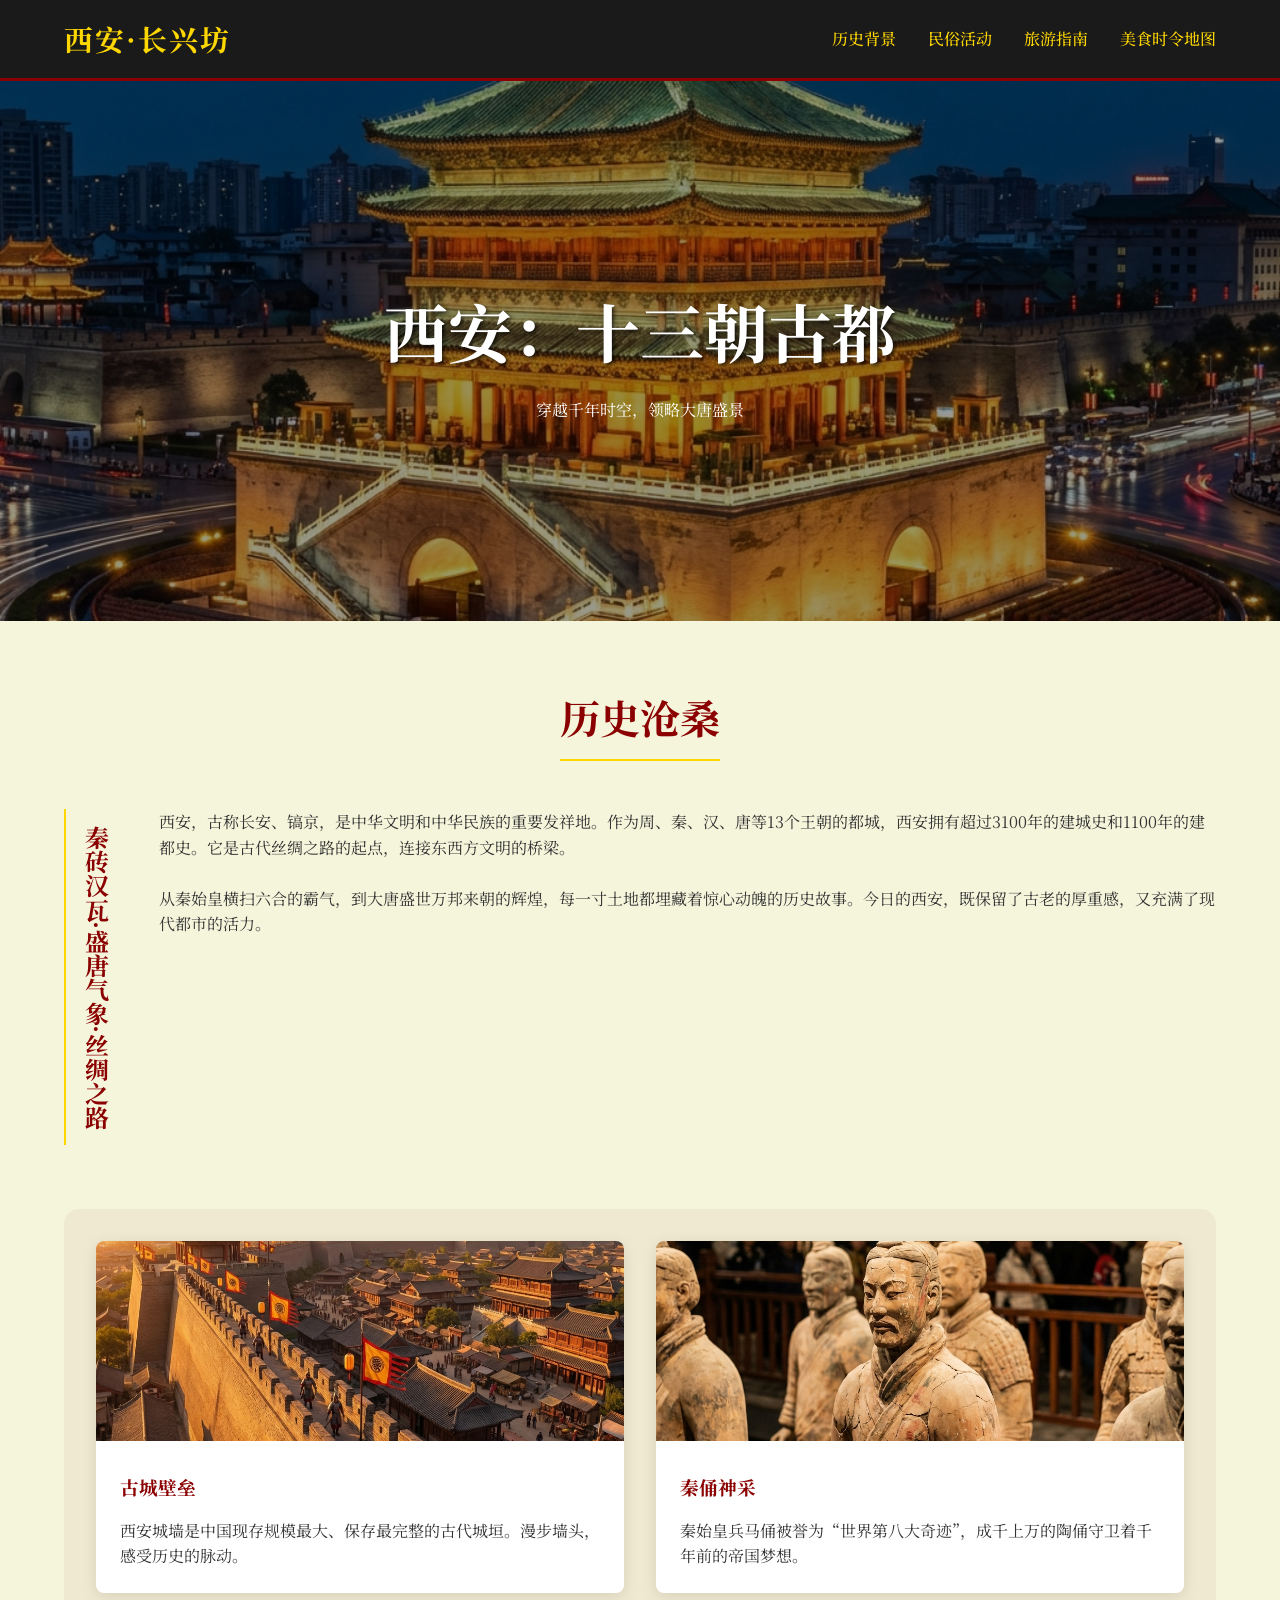
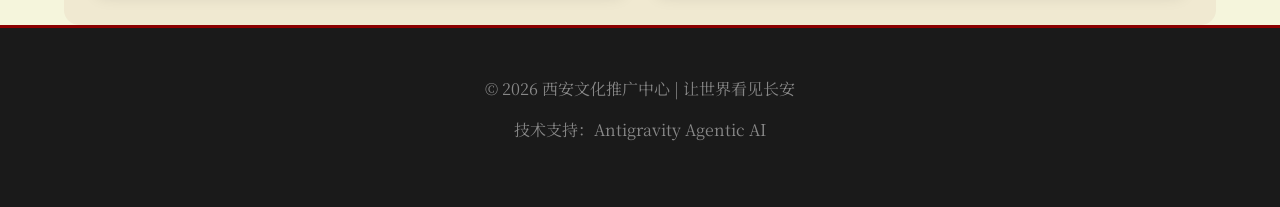
<file: index.html>
<!DOCTYPE html>
<html lang="zh-CN">
<head>
    <meta charset="UTF-8">
    <meta name="viewport" content="width=device-width, initial-scale=1.0">
    <title>千年古都·西安 - 历史背景</title>
    <link rel="stylesheet" href="css/style.css">
    <link href="https://fonts.googleapis.com/css2?family=Noto+Serif+SC:wght@400;700&display=swap" rel="stylesheet">
</head>
<body>
    <header>
        <div class="container">
            <nav>
                <div class="logo">西安·长兴坊</div>
                <ul>
                    <li><a href="index.html">历史背景</a></li>
                    <li><a href="activities.html">民俗活动</a></li>
                    <li><a href="travel.html">旅游指南</a></li>
                    <li><a href="food-map.html">美食时令地图</a></li>
                </ul>
            </nav>
        </div>
    </header>

    <main>
        <section class="hero" style="background-image: url('images/xian_bell_tower_night_1770220237746.png')">
            <div class="hero-content">
                <h1>西安：十三朝古都</h1>
                <p>穿越千年时空，领略大唐盛景</p>
            </div>
        </section>

        <section class="container">
            <div class="section-title">
                <h2>历史沧桑</h2>
            </div>
            <div class="mixed-layout">
                <div class="vertical-text">
                    秦砖汉瓦·盛唐气象·丝绸之路
                </div>
                <div class="horizontal-content">
                    <p>西安，古称长安、镐京，是中华文明和中华民族的重要发祥地。作为周、秦、汉、唐等13个王朝的都城，西安拥有超过3100年的建城史和1100年的建都史。它是古代丝绸之路的起点，连接东西方文明的桥梁。</p>
                    <br>
                    <p>从秦始皇横扫六合的霸气，到大唐盛世万邦来朝的辉煌，每一寸土地都埋藏着惊心动魄的历史故事。今日的西安，既保留了古老的厚重感，又充满了现代都市的活力。</p>
                </div>
            </div>
        </section>

        <section class="container" style="background: rgba(139, 0, 0, 0.05); border-radius: 15px; padding: 2rem;">
            <div class="card-grid">
                <div class="card">
                    <img src="images/xian_city_wall_sunset_1770220254803.png" alt="西安城墙">
                    <div class="card-body">
                        <h3>古城壁垒</h3>
                        <p>西安城墙是中国现存规模最大、保存最完整的古代城垣。漫步墙头，感受历史的脉动。</p>
                    </div>
                </div>
                <div class="card">
                    <img src="images/xian_terracotta_warriors_1770220276159.png" alt="兵马俑">
                    <div class="card-body">
                        <h3>秦俑神采</h3>
                        <p>秦始皇兵马俑被誉为“世界第八大奇迹”，成千上万的陶俑守卫着千年前的帝国梦想。</p>
                    </div>
                </div>
            </div>
        </section>
    </main>

    <footer>
        <div class="container">
            <p>&copy; 2026 西安文化推广中心 | 让世界看见长安</p>
            <p>技术支持：Antigravity Agentic AI</p>
        </div>
    </footer>
    <script src="js/main.js"></script>
</body>
</html>
</file>
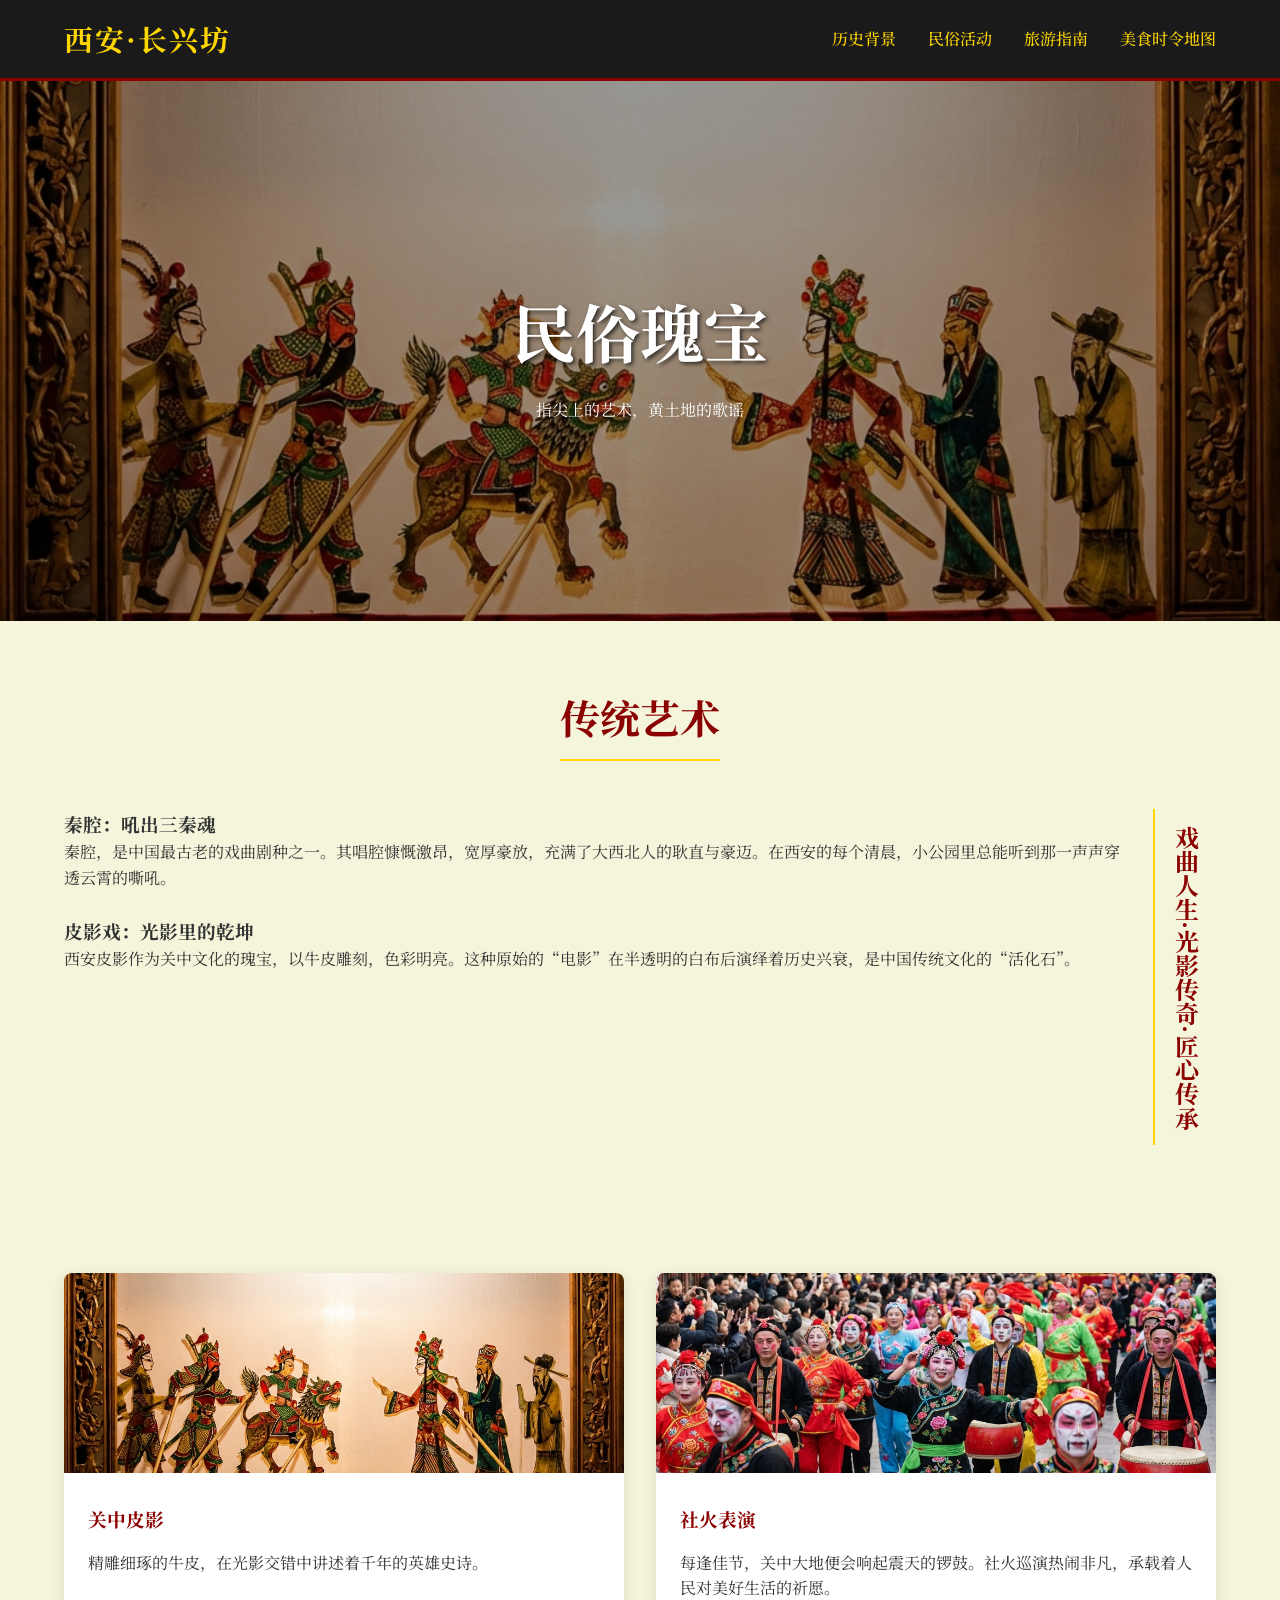
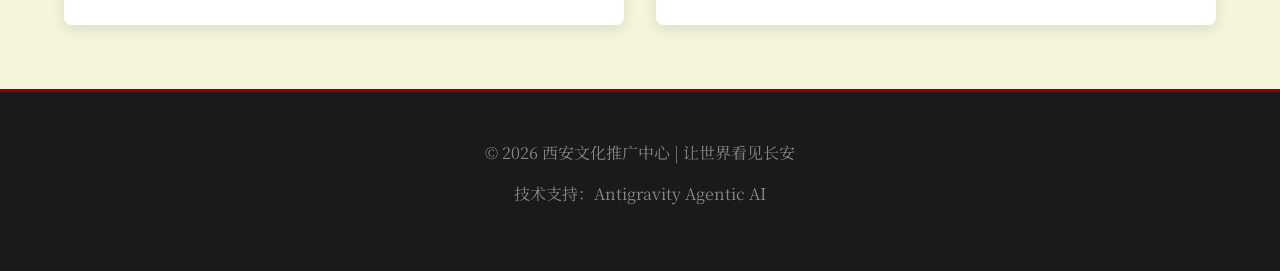
<file: activities.html>
<!DOCTYPE html>
<html lang="zh-CN">
<head>
    <meta charset="UTF-8">
    <meta name="viewport" content="width=device-width, initial-scale=1.0">
    <title>民俗风情 - 西安文化</title>
    <link rel="stylesheet" href="css/style.css">
    <link href="https://fonts.googleapis.com/css2?family=Noto+Serif+SC:wght@400;700&display=swap" rel="stylesheet">
</head>
<body>
    <header>
        <div class="container">
            <nav>
                <div class="logo">西安·长兴坊</div>
                <ul>
                    <li><a href="index.html">历史背景</a></li>
                    <li><a href="activities.html">民俗活动</a></li>
                    <li><a href="travel.html">旅游指南</a></li>
                    <li><a href="food-map.html">美食时令地图</a></li>
                </ul>
            </nav>
        </div>
    </header>

    <main>
        <section class="hero" style="background-image: url('images/xian_shadow_puppetry_1770220301195.png')">
            <div class="hero-content">
                <h1>民俗瑰宝</h1>
                <p>指尖上的艺术，黄土地的歌谣</p>
            </div>
        </section>

        <section class="container">
            <div class="section-title">
                <h2>传统艺术</h2>
            </div>
            <div class="mixed-layout">
                <div class="horizontal-content">
                    <h3>秦腔：吼出三秦魂</h3>
                    <p>秦腔，是中国最古老的戏曲剧种之一。其唱腔慷慨激昂，宽厚豪放，充满了大西北人的耿直与豪迈。在西安的每个清晨，小公园里总能听到那一声声穿透云霄的嘶吼。</p>
                    <br>
                    <h3>皮影戏：光影里的乾坤</h3>
                    <p>西安皮影作为关中文化的瑰宝，以牛皮雕刻，色彩明亮。这种原始的“电影”在半透明的白布后演绎着历史兴衰，是中国传统文化的“活化石”。</p>
                </div>
                <div class="vertical-text">
                    戏曲人生·光影传奇·匠心传承
                </div>
            </div>
        </section>

        <section class="container">
            <div class="card-grid">
                <div class="card">
                    <img src="images/xian_shadow_puppetry_1770220301195.png" alt="皮影戏">
                    <div class="card-body">
                        <h3>关中皮影</h3>
                        <p>精雕细琢的牛皮，在光影交错中讲述着千年的英雄史诗。</p>
                    </div>
                </div>
                <div class="card">
                    <img src="images/xian_shehuo_performance_1770220667476.png" alt="社火表演">
                    <div class="card-body">
                        <h3>社火表演</h3>
                        <p>每逢佳节，关中大地便会响起震天的锣鼓。社火巡演热闹非凡，承载着人民对美好生活的祈愿。</p>
                    </div>
                </div>
            </div>
        </section>
    </main>

    <footer>
        <div class="container">
            <p>&copy; 2026 西安文化推广中心 | 让世界看见长安</p>
            <p>技术支持：Antigravity Agentic AI</p>
        </div>
    </footer>
    <script src="js/main.js"></script>
</body>
</html>
</file>
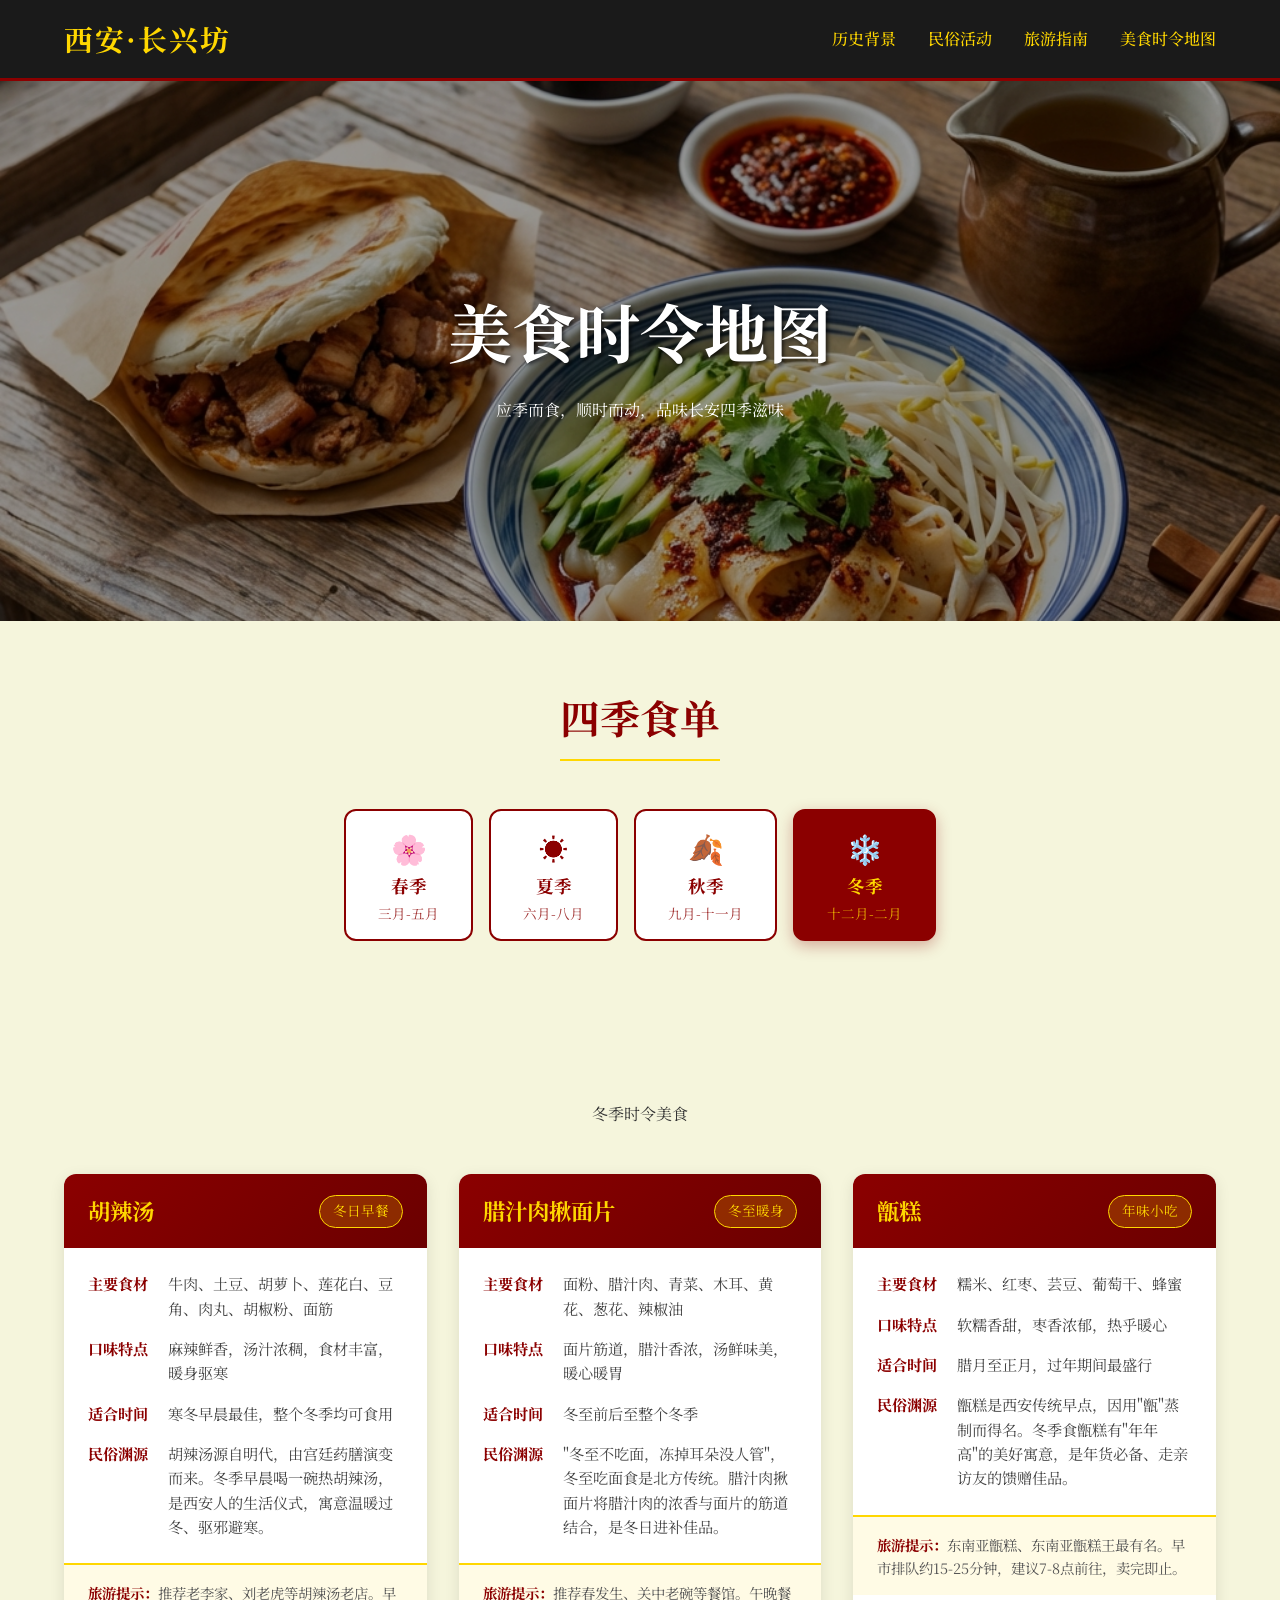
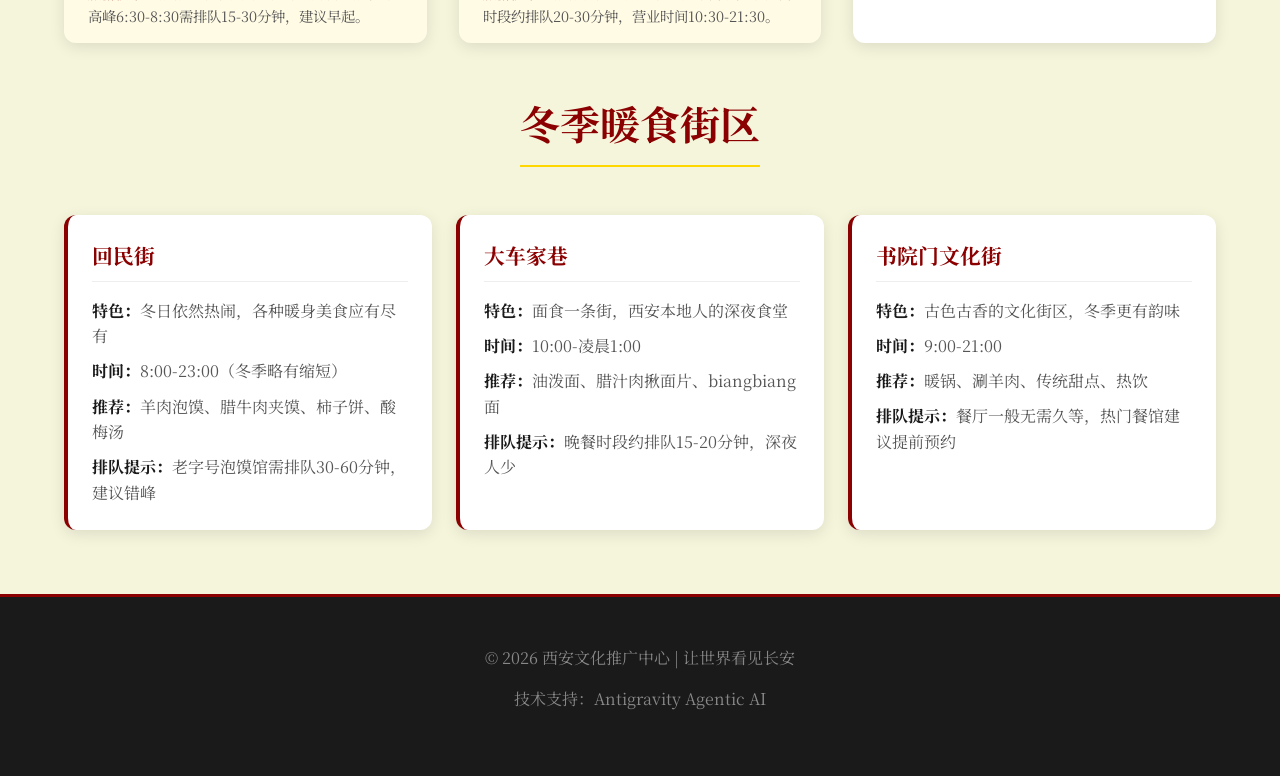
<file: food-map.html>
<!DOCTYPE html>
<html lang="zh-CN">
<head>
    <meta charset="UTF-8">
    <meta name="viewport" content="width=device-width, initial-scale=1.0">
    <title>美食时令地图 - 西安文化</title>
    <link rel="stylesheet" href="css/style.css">
    <link href="https://fonts.googleapis.com/css2?family=Noto+Serif+SC:wght@400;700&display=swap" rel="stylesheet">
</head>
<body>
    <header>
        <div class="container">
            <nav>
                <div class="logo">西安·长兴坊</div>
                <ul>
                    <li><a href="index.html">历史背景</a></li>
                    <li><a href="activities.html">民俗活动</a></li>
                    <li><a href="travel.html">旅游指南</a></li>
                    <li><a href="food-map.html">美食时令地图</a></li>
                </ul>
            </nav>
        </div>
    </header>

    <main>
        <section class="hero" style="background-image: url('images/xian_traditional_food_1770220321913.png')">
            <div class="hero-content">
                <h1>美食时令地图</h1>
                <p>应季而食，顺时而动，品味长安四季滋味</p>
            </div>
        </section>

        <section class="container">
            <div class="section-title">
                <h2>四季食单</h2>
            </div>
            <div class="season-tabs">
                <button class="season-tab active" data-season="spring">
                    <span class="season-icon">🌸</span>
                    <span class="season-name">春季</span>
                    <span class="season-sub">三月-五月</span>
                </button>
                <button class="season-tab" data-season="summer">
                    <span class="season-icon">☀️</span>
                    <span class="season-name">夏季</span>
                    <span class="season-sub">六月-八月</span>
                </button>
                <button class="season-tab" data-season="autumn">
                    <span class="season-icon">🍂</span>
                    <span class="season-name">秋季</span>
                    <span class="season-sub">九月-十一月</span>
                </button>
                <button class="season-tab" data-season="winter">
                    <span class="season-icon">❄️</span>
                    <span class="season-name">冬季</span>
                    <span class="season-sub">十二月-二月</span>
                </button>
            </div>
        </section>

        <section class="container season-content" id="spring">
            <div class="map-section">
                <div class="map-container">
                    <div class="map-illustration">
                        <div class="map-title">西安美食地理</div>
                        <div class="map-area">
                            <div class="map-point" style="top: 30%; left: 25%;">
                                <span class="map-dot"></span>
                                <span class="map-label">回民街</span>
                            </div>
                            <div class="map-point" style="top: 45%; left: 60%;">
                                <span class="map-dot"></span>
                                <span class="map-label">永兴坊</span>
                            </div>
                            <div class="map-point" style="top: 20%; left: 70%;">
                                <span class="map-dot"></span>
                                <span class="map-label">洒金桥</span>
                            </div>
                            <div class="map-point" style="top: 65%; left: 35%;">
                                <span class="map-dot"></span>
                                <span class="map-label">小南门</span>
                            </div>
                            <div class="map-point" style="top: 55%; left: 80%;">
                                <span class="map-dot"></span>
                                <span class="map-label">东新街</span>
                            </div>
                        </div>
                    </div>
                </div>
                <div class="map-legend">
                    <h3>美食街区指南</h3>
                    <div class="legend-item">
                        <span class="legend-marker"></span>
                        <div>
                            <strong>回民街</strong>
                            <p>北院门、北广济街、西羊市一带，西安最负盛名的美食聚集地</p>
                        </div>
                    </div>
                    <div class="legend-item">
                        <span class="legend-marker"></span>
                        <div>
                            <strong>永兴坊</strong>
                            <p>汇集陕西各地特色小吃，非遗美食体验街区</p>
                        </div>
                    </div>
                    <div class="legend-item">
                        <span class="legend-marker"></span>
                        <div>
                            <strong>洒金桥</strong>
                            <p>本地人私藏的美食街，老字号云集</p>
                        </div>
                    </div>
                </div>
            </div>
        </section>

        <section class="container season-content" id="spring">
            <div class="section-title">
                <h2>春季时令美食</h2>
            </div>
            <div class="food-grid">
                <div class="food-card">
                    <div class="food-header">
                        <h3>春卷</h3>
                        <span class="food-tag">立春必食</span>
                    </div>
                    <div class="food-details">
                        <div class="detail-item">
                            <span class="detail-label">主要食材</span>
                            <span class="detail-value">春饼皮、豆芽、韭菜、鸡蛋、肉丝、胡萝卜</span>
                        </div>
                        <div class="detail-item">
                            <span class="detail-label">口味特点</span>
                            <span class="detail-value">咸鲜清爽，外皮酥脆，内馅丰富</span>
                        </div>
                        <div class="detail-item">
                            <span class="detail-label">适合时间</span>
                            <span class="detail-value">立春前后至清明期间</span>
                        </div>
                        <div class="detail-item">
                            <span class="detail-label">民俗渊源</span>
                            <span class="detail-value">立春咬春，寓意迎接新春，祈求五谷丰登。古人有"春日春盘细生菜"的诗句，春卷由春盘演变而来，象征万物复苏。</span>
                        </div>
                    </div>
                    <div class="food-tip">
                        <strong>旅游提示：</strong>回民街各家店铺均有售卖，建议早间前往，新鲜出炉口感最佳。排队约10-15分钟，营业时间6:00-21:00。
                    </div>
                </div>

                <div class="food-card">
                    <div class="food-header">
                        <h3>荠菜饺子</h3>
                        <span class="food-tag">清明时节</span>
                    </div>
                    <div class="food-details">
                        <div class="detail-item">
                            <span class="detail-label">主要食材</span>
                            <span class="detail-value">野生荠菜、猪肉馅、面粉、姜末、葱花</span>
                        </div>
                        <div class="detail-item">
                            <span class="detail-label">口味特点</span>
                            <span class="detail-value">清香鲜美，荠菜独特的田野清香与肉馅完美融合</span>
                        </div>
                        <div class="detail-item">
                            <span class="detail-label">适合时间</span>
                            <span class="detail-value">三月至四月初，荠菜最鲜嫩的时期</span>
                        </div>
                        <div class="detail-item">
                            <span class="detail-label">民俗渊源</span>
                            <span class="detail-value">三月三，荠菜赛灵丹。古时清明前后，人们到郊外挖野菜包饺子，既是尝鲜也是踏青活动的一部分，寓意祛病强身。</span>
                        </div>
                    </div>
                    <div class="food-tip">
                        <strong>旅游提示：</strong>推荐前往洒金桥老字号饺子馆，限量供应，建议中午前到店。排队约20-30分钟，营业时间7:00-20:00。
                    </div>
                </div>

                <div class="food-card">
                    <div class="food-header">
                        <h3>凉皮</h3>
                        <span class="food-tag">开春解馋</span>
                    </div>
                    <div class="food-details">
                        <div class="detail-item">
                            <span class="detail-label">主要食材</span>
                            <span class="detail-value">小麦面粉、黄瓜丝、豆芽、醋、辣椒油、芝麻酱、蒜水</span>
                        </div>
                        <div class="detail-item">
                            <span class="detail-label">口味特点</span>
                            <span class="detail-value">酸辣爽口，凉皮筋道，调料浓郁开胃</span>
                        </div>
                        <div class="detail-item">
                            <span class="detail-label">适合时间</span>
                            <span class="detail-value">春季转暖时开始食用，可延续至夏季</span>
                        </div>
                        <div class="detail-item">
                            <span class="detail-label">民俗渊源</span>
                            <span class="detail-value">相传秦始皇时期就有凉皮，古称"冷淘面"。春季阳气生发，食用凉食可以清热解暑，是关中地区开春的标志性美食。</span>
                        </div>
                    </div>
                    <div class="food-tip">
                        <strong>旅游提示：</strong>回民街、小南门都有多家名店，高峰时段（中午12:00-13:30）需排队15-30分钟，大多营业至晚上10点。
                    </div>
                </div>
            </div>

            <div class="section-title" style="margin-top: 3rem;">
                <h2>春季集市与街区</h2>
            </div>
            <div class="market-grid">
                <div class="market-card">
                    <h3>西羊市早市</h3>
                    <div class="market-info">
                        <p><strong>特色：</strong>传统回民早市，早点种类丰富，烟火气十足</p>
                        <p><strong>时间：</strong>每日清晨5:00-9:30</p>
                        <p><strong>推荐：</strong>糊辣汤、水煎包、甑糕、豆浆油条</p>
                        <p><strong>排队提示：</strong>热门摊位约排队15-20分钟，建议7点前到达</p>
                    </div>
                </div>
                <div class="market-card">
                    <h3>小南门便民市场</h3>
                    <div class="market-info">
                        <p><strong>特色：</strong>城墙根下的便民菜市场，周边小吃店林立</p>
                        <p><strong>时间：</strong>6:00-12:00（早市最热闹）</p>
                        <p><strong>推荐：</strong>各种时令野菜、本地草莓、灌汤包子</p>
                        <p><strong>排队提示：</strong>包子铺排队约20分钟，可错开高峰</p>
                    </div>
                </div>
                <div class="market-card">
                    <h3>曲江池庙会</h3>
                    <div class="market-info">
                        <p><strong>特色：</strong>春季庙会，民俗表演与特色小吃结合</p>
                        <p><strong>时间：</strong>清明前后（农历三月初三前后）</p>
                        <p><strong>推荐：</strong>各种传统小吃、手工艺品、糖画</p>
                        <p><strong>排队提示：</strong>庙会人流量大，热门小吃需排队30分钟以上</p>
                    </div>
                </div>
            </div>
        </section>

        <section class="container season-content" id="summer" style="display: none;">
            <div class="section-title">
                <h2>夏季时令美食</h2>
            </div>
            <div class="food-grid">
                <div class="food-card">
                    <div class="food-header">
                        <h3>浆水鱼鱼</h3>
                        <span class="food-tag">消暑圣品</span>
                    </div>
                    <div class="food-details">
                        <div class="detail-item">
                            <span class="detail-label">主要食材</span>
                            <span class="detail-value">玉米淀粉、浆水（发酵的芹菜或白菜水）、韭菜、辣椒油、蒜</span>
                        </div>
                        <div class="detail-item">
                            <span class="detail-label">口味特点</span>
                            <span class="detail-value">酸香清爽，滑嫩可口，消暑开胃</span>
                        </div>
                        <div class="detail-item">
                            <span class="detail-label">适合时间</span>
                            <span class="detail-value">三伏天最宜食用，六月至八月</span>
                        </div>
                        <div class="detail-item">
                            <span class="detail-label">民俗渊源</span>
                            <span class="detail-value">浆水是秦人古老的发酵食品，相传始于秦汉。夏季炎热，浆水的酸性能生津止渴，鱼鱼的形状寓意年年有余。</span>
                        </div>
                    </div>
                    <div class="food-tip">
                        <strong>旅游提示：</strong>东新街夜市和居民区内的小店最为正宗，建议傍晚前往。排队约10分钟，营业时间17:00-23:00。
                    </div>
                </div>

                <div class="food-card">
                    <div class="food-header">
                        <h3>三皮丝</h3>
                        <span class="food-tag">下酒凉菜</span>
                    </div>
                    <div class="food-details">
                        <div class="detail-item">
                            <span class="detail-label">主要食材</span>
                            <span class="detail-value">猪皮、鸡皮、海蜇皮、芝麻酱、花椒油、红油</span>
                        </div>
                        <div class="detail-item">
                            <span class="detail-label">口味特点</span>
                            <span class="detail-value">脆嫩筋道，麻辣鲜香，口感层次丰富</span>
                        </div>
                        <div class="detail-item">
                            <span class="detail-label">适合时间</span>
                            <span class="detail-value">夏季凉菜，配啤酒或白酒最佳</span>
                        </div>
                        <div class="detail-item">
                            <span class="detail-label">民俗渊源</span>
                            <span class="detail-value">三皮丝是唐代宫廷名菜，原名"羊皮花丝"，后传入民间。因三种皮切成细丝堆叠得名，象征夏日多彩的生活。</span>
                        </div>
                    </div>
                    <div class="food-tip">
                        <strong>旅游提示：</strong>回民街的老字号餐馆均有供应，建议作为正餐凉菜点单。无需长时间排队，营业时间10:00-22:00。
                    </div>
                </div>

                <div class="food-card">
                    <div class="food-header">
                        <h3>蜂蜜凉粽</h3>
                        <span class="food-tag">端午食俗</span>
                    </div>
                    <div class="food-details">
                        <div class="detail-item">
                            <span class="detail-label">主要食材</span>
                            <span class="detail-value">糯米、红枣、蜂蜜、桂花糖浆</span>
                        </div>
                        <div class="detail-item">
                            <span class="detail-label">口味特点</span>
                            <span class="detail-value">软糯香甜，蜂蜜桂花香气浓郁，冰凉解暑</span>
                        </div>
                        <div class="detail-item">
                            <span class="detail-label">适合时间</span>
                            <span class="detail-value">端午节前后，整个夏季均可食用</span>
                        </div>
                        <div class="detail-item">
                            <span class="detail-label">民俗渊源</span>
                            <span class="detail-value">端午节食粽纪念屈原，而凉粽是关中地区的特色吃法。夏季食用凉粽，有驱邪消暑、祈求安康的寓意。</span>
                        </div>
                    </div>
                    <div class="food-tip">
                        <strong>旅游提示：</strong>回坊随处可见推车售卖，推荐竹笆市的老马家蜂蜜凉粽。排队约5-10分钟，全天供应。
                    </div>
                </div>
            </div>

            <div class="section-title" style="margin-top: 3rem;">
                <h2>夏季夜市与街区</h2>
            </div>
            <div class="market-grid">
                <div class="market-card">
                    <h3>东新街夜市</h3>
                    <div class="market-info">
                        <p><strong>特色：</strong>西安最著名的夜市之一，汇集各地风味小吃</p>
                        <p><strong>时间：</strong>每日17:00-凌晨2:00</p>
                        <p><strong>推荐：</strong>烤串、炒虾尾、涮牛肚、砂锅、各种消暑饮品</p>
                        <p><strong>排队提示：</strong>热门摊位约排队20-40分钟，21点后人流减少</p>
                    </div>
                </div>
                <div class="market-card">
                    <h3>大唐不夜城步行街</h3>
                    <div class="market-info">
                        <p><strong>特色：</strong>仿古步行街，夜景璀璨，美食与演艺结合</p>
                        <p><strong>时间：</strong>全天开放，夜间最热闹</p>
                        <p><strong>推荐：</strong>各种网红小吃、饮品、文创冰淇淋</p>
                        <p><strong>排队提示：</strong>周末及节假日人多，热门美食需排队30分钟以上</p>
                    </div>
                </div>
                <div class="market-card">
                    <h3>小南门夜市</h3>
                    <div class="market-info">
                        <p><strong>特色：</strong>城墙脚下的平民夜市，价格实惠，本地人多</p>
                        <p><strong>时间：</strong>18:00-23:30</p>
                        <p><strong>推荐：</strong>烤肉、炒面、卤味、酸梅汤</p>
                        <p><strong>排队提示：</strong>大部分摊位无需久等，烤串摊约10-15分钟</p>
                    </div>
                </div>
            </div>
        </section>

        <section class="container season-content" id="autumn" style="display: none;">
            <div class="section-title">
                <h2>秋季时令美食</h2>
            </div>
            <div class="food-grid">
                <div class="food-card">
                    <div class="food-header">
                        <h3>肉夹馍</h3>
                        <span class="food-tag">贴秋膘</span>
                    </div>
                    <div class="food-details">
                        <div class="detail-item">
                            <span class="detail-label">主要食材</span>
                            <span class="detail-value">白吉馍、腊汁肉（五花肉）、八角、桂皮、丁香、草果等二十余种香料</span>
                        </div>
                        <div class="detail-item">
                            <span class="detail-label">口味特点</span>
                            <span class="detail-value">馍脆肉香，肥而不腻，瘦而不柴，入口即化</span>
                        </div>
                        <div class="detail-item">
                            <span class="detail-label">适合时间</span>
                            <span class="detail-value">立秋后开始进补，整个秋冬季节皆宜</span>
                        </div>
                        <div class="detail-item">
                            <span class="detail-label">民俗渊源</span>
                            <span class="detail-value">"肉夹馍"意为"肉夹于馍中"，源自战国时期的"寒肉"。立秋贴秋膘是北方传统习俗，吃肉夹馍寓意丰收富足，为过冬储备能量。</span>
                        </div>
                    </div>
                    <div class="food-tip">
                        <strong>旅游提示：</strong>推荐樊记、秦豫肉夹馍等老字号。早高峰约排队20-30分钟，营业时间6:30-21:00。
                    </div>
                </div>

                <div class="food-card">
                    <div class="food-header">
                        <h3>羊肉泡馍</h3>
                        <span class="food-tag">重阳进补</span>
                    </div>
                    <div class="food-details">
                        <div class="detail-item">
                            <span class="detail-label">主要食材</span>
                            <span class="detail-value">羊肉、饦饦馍、粉丝、葱花、香菜、辣酱、糖蒜</span>
                        </div>
                        <div class="detail-item">
                            <span class="detail-label">口味特点</span>
                            <span class="detail-value">汤鲜肉烂，馍筋入味，香气四溢，暖胃滋补</span>
                        </div>
                        <div class="detail-item">
                            <span class="detail-label">适合时间</span>
                            <span class="detail-value">秋凉后至次年春季，重阳节气食用最佳</span>
                        </div>
                        <div class="detail-item">
                            <span class="detail-label">民俗渊源</span>
                            <span class="detail-value">相传为宋代军队的干粮演变而来。秋季食用羊肉有温补功效，重阳节吃泡馍是关中地区的传统，寓意健康长寿。</span>
                        </div>
                    </div>
                    <div class="food-tip">
                        <strong>旅游提示：</strong>同盛祥、老孙家等百年老店最正宗。掰馍需15-20分钟，高峰期等位30-60分钟，建议早到。
                    </div>
                </div>

                <div class="food-card">
                    <div class="food-header">
                        <h3>柿子饼</h3>
                        <span class="food-tag">金秋特产</span>
                    </div>
                    <div class="food-details">
                        <div class="detail-item">
                            <span class="detail-label">主要食材</span>
                            <span class="detail-value">临潼火晶柿子、面粉、糯米粉、豆沙、核桃仁、桂花</span>
                        </div>
                        <div class="detail-item">
                            <span class="detail-label">口味特点</span>
                            <span class="detail-value">外酥里糯，甜而不腻，柿子清香与桂花香融合</span>
                        </div>
                        <div class="detail-item">
                            <span class="detail-label">适合时间</span>
                            <span class="detail-value">九月至十一月，柿子成熟的季节</span>
                        </div>
                        <div class="detail-item">
                            <span class="detail-label">民俗渊源</span>
                            <span class="detail-value">临潼火晶柿子是西安特产，已有千年栽培历史。柿子饼因形似满月，又名"柿柿如意"，秋日食之寓意事事如意。</span>
                        </div>
                    </div>
                    <div class="food-tip">
                        <strong>旅游提示：</strong>回民街的柿子饼摊位现做现卖，推荐黄桂柿子饼。排队约10-20分钟，营业时间8:00-22:00。
                    </div>
                </div>
            </div>

            <div class="section-title" style="margin-top: 3rem;">
                <h2>秋季集市与街区</h2>
            </div>
            <div class="market-grid">
                <div class="market-card">
                    <h3>永兴坊</h3>
                    <div class="market-info">
                        <p><strong>特色：</strong>陕西非遗美食街区，汇集全省各地特色小吃</p>
                        <p><strong>时间：</strong>10:00-22:00</p>
                        <p><strong>推荐：</strong>子长煎饼、绥德油旋、汉中热米皮、biangbiang面</p>
                        <p><strong>排队提示：</strong>热门小吃约排队15-30分钟，建议错峰前往</p>
                    </div>
                </div>
                <div class="market-card">
                    <h3>洒金桥美食街</h3>
                    <div class="market-info">
                        <p><strong>特色：</strong>本地人的美食天堂，老字号多，价格实惠</p>
                        <p><strong>时间：</strong>早市5:30-10:00，正餐10:00-21:00</p>
                        <p><strong>推荐：</strong>马二酸汤水饺、老金家蛋菜夹馍、刘信牛羊肉泡馍</p>
                        <p><strong>排队提示：</strong>早餐时段热门摊排队20-30分钟，下午人少</p>
                    </div>
                </div>
                <div class="market-card">
                    <h3>大唐西市庙会</h3>
                    <div class="market-info">
                        <p><strong>特色：</strong>秋季文化庙会，重现盛唐西市繁荣景象</p>
                        <p><strong>时间：</strong>国庆前后（农历九月）</p>
                        <p><strong>推荐：</strong>各种传统小吃、手工艺品、民俗表演</p>
                        <p><strong>排队提示：</strong>节假日人流量大，热门美食需排队30分钟以上</p>
                    </div>
                </div>
            </div>
        </section>

        <section class="container season-content" id="winter" style="display: none;">
            <div class="section-title">
                <h2">冬季时令美食</h2>
            </div>
            <div class="food-grid">
                <div class="food-card">
                    <div class="food-header">
                        <h3>胡辣汤</h3>
                        <span class="food-tag">冬日早餐</span>
                    </div>
                    <div class="food-details">
                        <div class="detail-item">
                            <span class="detail-label">主要食材</span>
                            <span class="detail-value">牛肉、土豆、胡萝卜、莲花白、豆角、肉丸、胡椒粉、面筋</span>
                        </div>
                        <div class="detail-item">
                            <span class="detail-label">口味特点</span>
                            <span class="detail-value">麻辣鲜香，汤汁浓稠，食材丰富，暖身驱寒</span>
                        </div>
                        <div class="detail-item">
                            <span class="detail-label">适合时间</span>
                            <span class="detail-value">寒冬早晨最佳，整个冬季均可食用</span>
                        </div>
                        <div class="detail-item">
                            <span class="detail-label">民俗渊源</span>
                            <span class="detail-value">胡辣汤源自明代，由宫廷药膳演变而来。冬季早晨喝一碗热胡辣汤，是西安人的生活仪式，寓意温暖过冬、驱邪避寒。</span>
                        </div>
                    </div>
                    <div class="food-tip">
                        <strong>旅游提示：</strong>推荐老李家、刘老虎等胡辣汤老店。早高峰6:30-8:30需排队15-30分钟，建议早起。
                    </div>
                </div>

                <div class="food-card">
                    <div class="food-header">
                        <h3>腊汁肉揪面片</h3>
                        <span class="food-tag">冬至暖身</span>
                    </div>
                    <div class="food-details">
                        <div class="detail-item">
                            <span class="detail-label">主要食材</span>
                            <span class="detail-value">面粉、腊汁肉、青菜、木耳、黄花、葱花、辣椒油</span>
                        </div>
                        <div class="detail-item">
                            <span class="detail-label">口味特点</span>
                            <span class="detail-value">面片筋道，腊汁香浓，汤鲜味美，暖心暖胃</span>
                        </div>
                        <div class="detail-item">
                            <span class="detail-label">适合时间</span>
                            <span class="detail-value">冬至前后至整个冬季</span>
                        </div>
                        <div class="detail-item">
                            <span class="detail-label">民俗渊源</span>
                            <span class="detail-value">"冬至不吃面，冻掉耳朵没人管"，冬至吃面食是北方传统。腊汁肉揪面片将腊汁肉的浓香与面片的筋道结合，是冬日进补佳品。</span>
                        </div>
                    </div>
                    <div class="food-tip">
                        <strong>旅游提示：</strong>推荐春发生、关中老碗等餐馆。午晚餐时段约排队20-30分钟，营业时间10:30-21:30。
                    </div>
                </div>

                <div class="food-card">
                    <div class="food-header">
                        <h3>甑糕</h3>
                        <span class="food-tag">年味小吃</span>
                    </div>
                    <div class="food-details">
                        <div class="detail-item">
                            <span class="detail-label">主要食材</span>
                            <span class="detail-value">糯米、红枣、芸豆、葡萄干、蜂蜜</span>
                        </div>
                        <div class="detail-item">
                            <span class="detail-label">口味特点</span>
                            <span class="detail-value">软糯香甜，枣香浓郁，热乎暖心</span>
                        </div>
                        <div class="detail-item">
                            <span class="detail-label">适合时间</span>
                            <span class="detail-value">腊月至正月，过年期间最盛行</span>
                        </div>
                        <div class="detail-item">
                            <span class="detail-label">民俗渊源</span>
                            <span class="detail-value">甑糕是西安传统早点，因用"甑"蒸制而得名。冬季食甑糕有"年年高"的美好寓意，是年货必备、走亲访友的馈赠佳品。</span>
                        </div>
                    </div>
                    <div class="food-tip">
                        <strong>旅游提示：</strong>东南亚甑糕、东南亚甑糕王最有名。早市排队约15-25分钟，建议7-8点前往，卖完即止。
                    </div>
                </div>
            </div>

            <div class="section-title" style="margin-top: 3rem;">
                <h2>冬季暖食街区</h2>
            </div>
            <div class="market-grid">
                <div class="market-card">
                    <h3>回民街</h3>
                    <div class="market-info">
                        <p><strong>特色：</strong>冬日依然热闹，各种暖身美食应有尽有</p>
                        <p><strong>时间：</strong>8:00-23:00（冬季略有缩短）</p>
                        <p><strong>推荐：</strong>羊肉泡馍、腊牛肉夹馍、柿子饼、酸梅汤</p>
                        <p><strong>排队提示：</strong>老字号泡馍馆需排队30-60分钟，建议错峰</p>
                    </div>
                </div>
                <div class="market-card">
                    <h3>大车家巷</h3>
                    <div class="market-info">
                        <p><strong>特色：</strong>面食一条街，西安本地人的深夜食堂</p>
                        <p><strong>时间：</strong>10:00-凌晨1:00</p>
                        <p><strong>推荐：</strong>油泼面、腊汁肉揪面片、biangbiang面</p>
                        <p><strong>排队提示：</strong>晚餐时段约排队15-20分钟，深夜人少</p>
                    </div>
                </div>
                <div class="market-card">
                    <h3>书院门文化街</h3>
                    <div class="market-info">
                        <p><strong>特色：</strong>古色古香的文化街区，冬季更有韵味</p>
                        <p><strong>时间：</strong>9:00-21:00</p>
                        <p><strong>推荐：</strong>暖锅、涮羊肉、传统甜点、热饮</p>
                        <p><strong>排队提示：</strong>餐厅一般无需久等，热门餐馆建议提前预约</p>
                    </div>
                </div>
            </div>
        </section>
    </main>

    <footer>
        <div class="container">
            <p>&copy; 2026 西安文化推广中心 | 让世界看见长安</p>
            <p>技术支持：Antigravity Agentic AI</p>
        </div>
    </footer>
    <script src="js/main.js"></script>
</body>
</html>
</file>
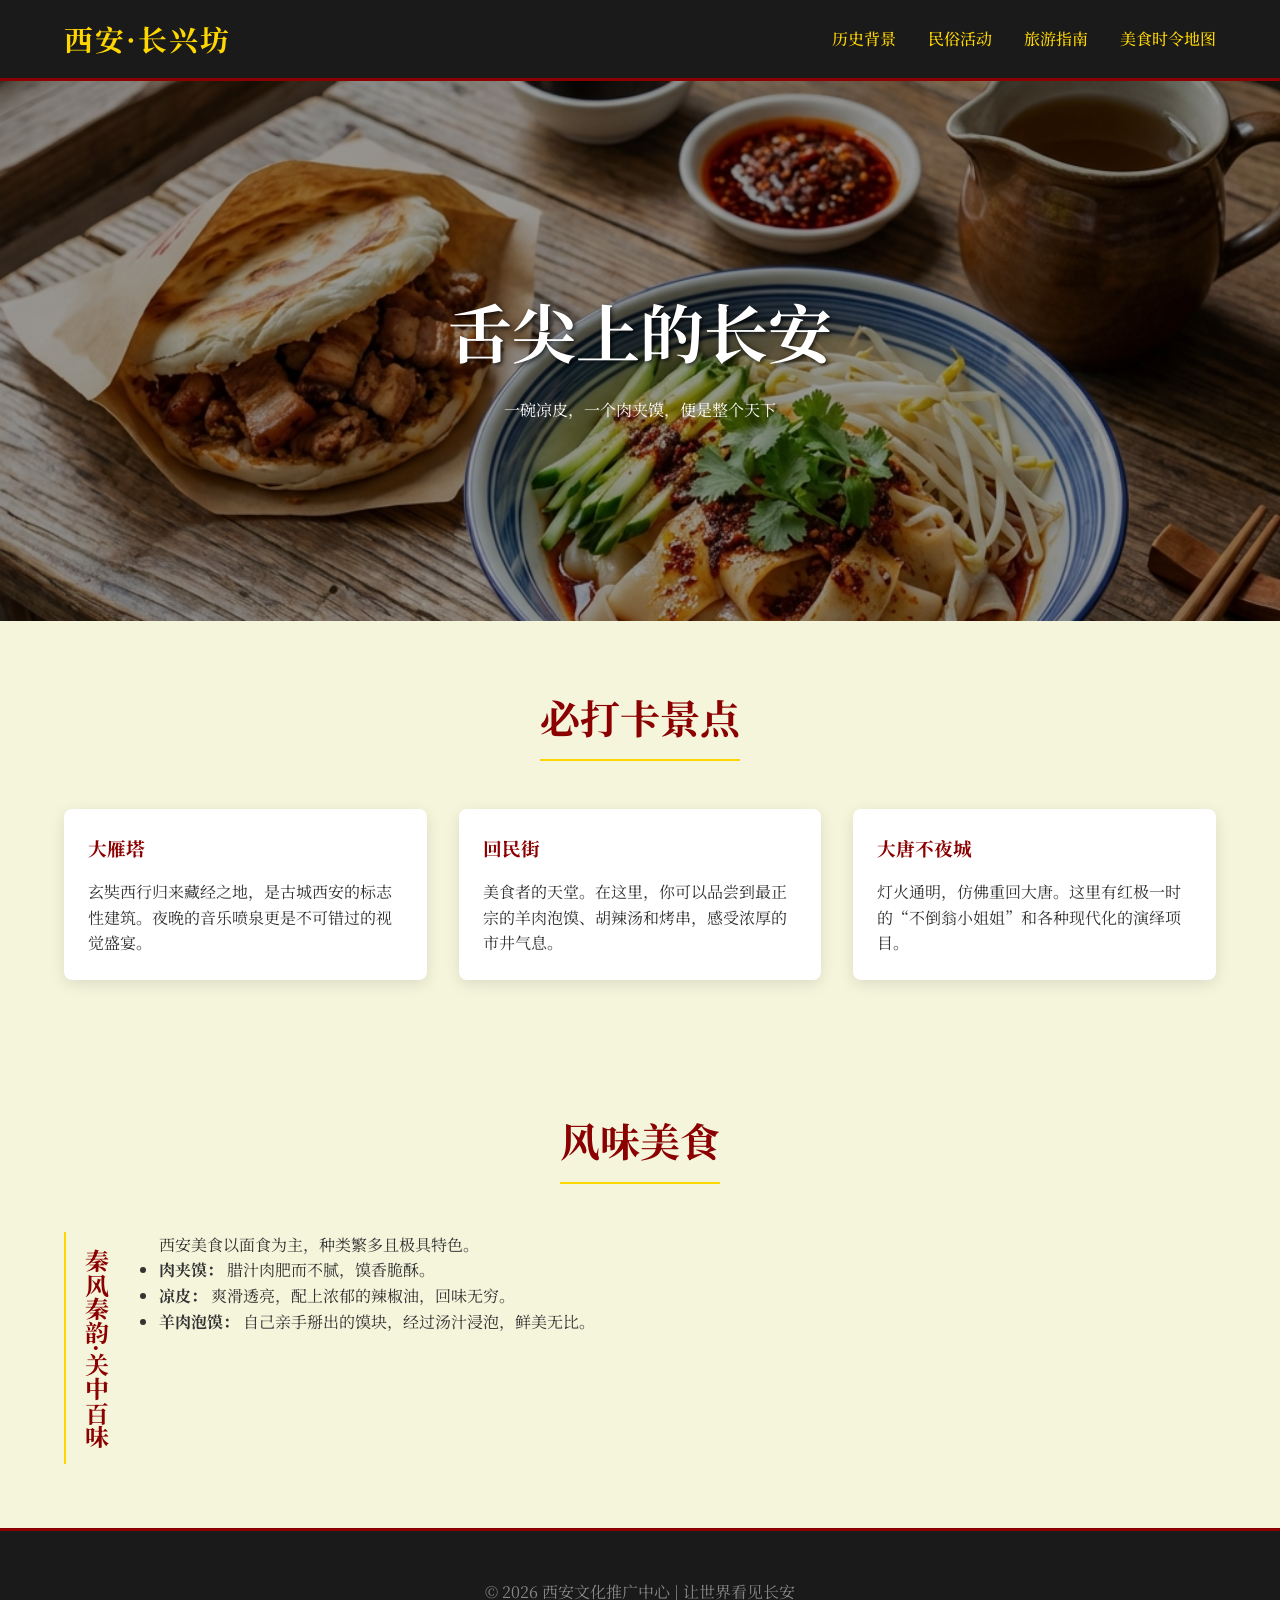
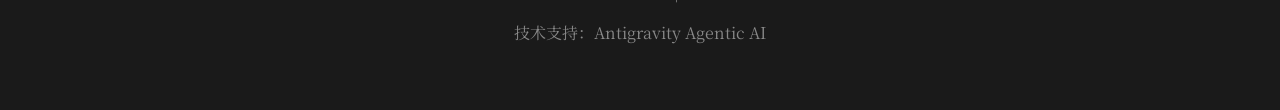
<file: travel.html>
<!DOCTYPE html>
<html lang="zh-CN">
<head>
    <meta charset="UTF-8">
    <meta name="viewport" content="width=device-width, initial-scale=1.0">
    <title>旅游指南 - 西安文化</title>
    <link rel="stylesheet" href="css/style.css">
    <link href="https://fonts.googleapis.com/css2?family=Noto+Serif+SC:wght@400;700&display=swap" rel="stylesheet">
</head>
<body>
    <header>
        <div class="container">
            <nav>
                <div class="logo">西安·长兴坊</div>
                <ul>
                    <li><a href="index.html">历史背景</a></li>
                    <li><a href="activities.html">民俗活动</a></li>
                    <li><a href="travel.html">旅游指南</a></li>
                    <li><a href="food-map.html">美食时令地图</a></li>
                </ul>
            </nav>
        </div>
    </header>

    <main>
        <section class="hero" style="background-image: url('images/xian_traditional_food_1770220321913.png')">
            <div class="hero-content">
                <h1>舌尖上的长安</h1>
                <p>一碗凉皮，一个肉夹馍，便是整个天下</p>
            </div>
        </section>

        <section class="container">
            <div class="section-title">
                <h2>必打卡景点</h2>
            </div>
            <div class="card-grid">
                <div class="card">
                    <div class="card-body">
                        <h3>大雁塔</h3>
                        <p>玄奘西行归来藏经之地，是古城西安的标志性建筑。夜晚的音乐喷泉更是不可错过的视觉盛宴。</p>
                    </div>
                </div>
                <div class="card">
                    <div class="card-body">
                        <h3>回民街</h3>
                        <p>美食者的天堂。在这里，你可以品尝到最正宗的羊肉泡馍、胡辣汤和烤串，感受浓厚的市井气息。</p>
                    </div>
                </div>
                <div class="card">
                    <div class="card-body">
                        <h3>大唐不夜城</h3>
                        <p>灯火通明，仿佛重回大唐。这里有红极一时的“不倒翁小姐姐”和各种现代化的演绎项目。</p>
                    </div>
                </div>
            </div>
        </section>

        <section class="container">
            <div class="section-title">
                <h2>风味美食</h2>
            </div>
            <div class="mixed-layout">
                <div class="vertical-text">
                    秦风秦韵·关中百味
                </div>
                <div class="horizontal-content">
                    <p>西安美食以面食为主，种类繁多且极具特色。</p>
                    <ul>
                        <li><strong>肉夹馍：</strong> 腊汁肉肥而不腻，馍香脆酥。</li>
                        <li><strong>凉皮：</strong> 爽滑透亮，配上浓郁的辣椒油，回味无穷。</li>
                        <li><strong>羊肉泡馍：</strong> 自己亲手掰出的馍块，经过汤汁浸泡，鲜美无比。</li>
                    </ul>
                </div>
            </div>
        </section>
    </main>

    <footer>
        <div class="container">
            <p>&copy; 2026 西安文化推广中心 | 让世界看见长安</p>
            <p>技术支持：Antigravity Agentic AI</p>
        </div>
    </footer>
    <script src="js/main.js"></script>
</body>
</html>
</file>
<file: css/style.css>
/* Global Styles */
:root {
    --primary-red: #8B0000;
    --gold: #FFD700;
    --ink-black: #1A1A1A;
    --paper: #F5F5DC;
    --text-color: #333;
    --font-serif: 'Noto Serif SC', serif;
}

* {
    margin: 0;
    padding: 0;
    box-sizing: border-box;
}

body {
    background-color: var(--paper);
    color: var(--text-color);
    font-family: var(--font-serif);
    line-height: 1.6;
    overflow-x: hidden;
}

/* Layout Utilities */
.container {
    width: 90%;
    max-width: 1200px;
    margin: 0 auto;
}

/* Header & Navigation */
header {
    background-color: var(--ink-black);
    color: var(--gold);
    padding: 1rem 0;
    position: sticky;
    top: 0;
    z-index: 1000;
    border-bottom: 3px solid var(--primary-red);
}

nav {
    display: flex;
    justify-content: space-between;
    align-items: center;
}

.logo {
    font-size: 1.8rem;
    font-weight: bold;
    letter-spacing: 2px;
}

nav ul {
    display: flex;
    list-style: none;
}

nav ul li {
    margin-left: 2rem;
}

nav ul li a {
    color: var(--gold);
    text-decoration: none;
    font-weight: 500;
    transition: color 0.3s ease;
}

nav ul li a:hover {
    color: var(--primary-red);
}

/* Hero Section */
.hero {
    height: 60vh;
    background-size: cover;
    background-position: center;
    display: flex;
    align-items: center;
    justify-content: center;
    color: white;
    text-align: center;
    position: relative;
    animation: fadeIn 1.5s ease;
}

.hero::after {
    content: '';
    position: absolute;
    top: 0;
    left: 0;
    right: 0;
    bottom: 0;
    background: rgba(0,0,0,0.4);
}

.hero-content {
    position: relative;
    z-index: 1;
}

.hero h1 {
    font-size: 4rem;
    margin-bottom: 1rem;
    text-shadow: 2px 2px 4px rgba(0,0,0,0.7);
}

/* Content Sections */
section {
    padding: 4rem 0;
}

.section-title {
    text-align: center;
    margin-bottom: 3rem;
    position: relative;
}

.section-title h2 {
    font-size: 2.5rem;
    color: var(--primary-red);
    display: inline-block;
    padding-bottom: 10px;
    border-bottom: 2px solid var(--gold);
}

/* Mixed Layout: Vertical & Horizontal */
.mixed-layout {
    display: flex;
    gap: 2rem;
    align-items: flex-start;
}

.vertical-text {
    writing-mode: vertical-rl;
    text-orientation: mixed;
    font-size: 1.5rem;
    color: var(--primary-red);
    font-weight: bold;
    padding: 1rem;
    border-left: 2px solid var(--gold);
    line-height: 1.2;
}

.horizontal-content {
    flex: 1;
}

/* Cards */
.card-grid {
    display: grid;
    grid-template-columns: repeat(auto-fit, minmax(300px, 1fr));
    gap: 2rem;
}

.card {
    background: white;
    border-radius: 8px;
    overflow: hidden;
    box-shadow: 0 4px 15px rgba(0,0,0,0.1);
    transition: transform 0.3s ease, box-shadow 0.3s ease;
}

.card:hover {
    transform: translateY(-10px);
    box-shadow: 0 10px 25px rgba(139, 0, 0, 0.2);
}

.card img {
    width: 100%;
    height: 200px;
    object-fit: cover;
}

.card-body {
    padding: 1.5rem;
}

.card-body h3 {
    color: var(--primary-red);
    margin-bottom: 1rem;
}

/* Footer */
footer {
    background-color: var(--ink-black);
    color: #888;
    padding: 3rem 0;
    text-align: center;
    border-top: 3px solid var(--primary-red);
}

footer p {
    margin-bottom: 1rem;
}

/* Animations */
@keyframes fadeIn {
    from { opacity: 0; transform: translateY(20px); }
    to { opacity: 1; transform: translateY(0); }
}

/* Season Tabs */
.season-tabs {
    display: flex;
    justify-content: center;
    gap: 1rem;
    flex-wrap: wrap;
    margin-bottom: 2rem;
}

.season-tab {
    background: white;
    border: 2px solid var(--primary-red);
    color: var(--primary-red);
    padding: 1rem 2rem;
    border-radius: 12px;
    cursor: pointer;
    transition: all 0.3s ease;
    font-family: var(--font-serif);
    display: flex;
    flex-direction: column;
    align-items: center;
    gap: 0.3rem;
    min-width: 120px;
}

.season-tab:hover {
    background: var(--primary-red);
    color: var(--gold);
    transform: translateY(-3px);
    box-shadow: 0 5px 15px rgba(139, 0, 0, 0.3);
}

.season-tab.active {
    background: var(--primary-red);
    color: var(--gold);
    box-shadow: 0 5px 15px rgba(139, 0, 0, 0.3);
}

.season-icon {
    font-size: 1.8rem;
}

.season-name {
    font-size: 1.1rem;
    font-weight: bold;
}

.season-sub {
    font-size: 0.85rem;
    opacity: 0.8;
}

/* Season Content */
.season-content {
    animation: fadeIn 0.5s ease;
}

/* Map Section */
.map-section {
    display: grid;
    grid-template-columns: 2fr 1fr;
    gap: 2rem;
    align-items: start;
}

.map-container {
    background: white;
    border-radius: 12px;
    padding: 1.5rem;
    box-shadow: 0 4px 15px rgba(0, 0, 0, 0.1);
}

.map-illustration {
    position: relative;
    background: linear-gradient(135deg, #F5F5DC 0%, #E8E4D0 100%);
    border-radius: 8px;
    padding: 2rem;
    min-height: 350px;
    border: 2px solid var(--gold);
}

.map-title {
    text-align: center;
    font-size: 1.3rem;
    color: var(--primary-red);
    font-weight: bold;
    margin-bottom: 1rem;
    border-bottom: 1px solid var(--gold);
    padding-bottom: 0.5rem;
}

.map-area {
    position: relative;
    height: 280px;
    background: 
        radial-gradient(circle at 30% 40%, rgba(139, 0, 0, 0.05) 0%, transparent 30%),
        radial-gradient(circle at 70% 60%, rgba(255, 215, 0, 0.05) 0%, transparent 30%);
    border: 1px dashed rgba(139, 0, 0, 0.2);
    border-radius: 8px;
}

.map-point {
    position: absolute;
    display: flex;
    flex-direction: column;
    align-items: center;
    transform: translate(-50%, -50%);
    cursor: pointer;
    transition: transform 0.3s ease;
}

.map-point:hover {
    transform: translate(-50%, -50%) scale(1.1);
}

.map-dot {
    width: 16px;
    height: 16px;
    background: var(--primary-red);
    border: 3px solid var(--gold);
    border-radius: 50%;
    box-shadow: 0 2px 8px rgba(139, 0, 0, 0.4);
    animation: pulse 2s infinite;
}

.map-label {
    margin-top: 5px;
    background: rgba(255, 255, 255, 0.9);
    padding: 2px 8px;
    border-radius: 4px;
    font-size: 0.85rem;
    color: var(--primary-red);
    font-weight: bold;
    white-space: nowrap;
    box-shadow: 0 1px 4px rgba(0, 0, 0, 0.1);
}

@keyframes pulse {
    0%, 100% {
        box-shadow: 0 2px 8px rgba(139, 0, 0, 0.4);
    }
    50% {
        box-shadow: 0 2px 15px rgba(139, 0, 0, 0.6);
    }
}

.map-legend {
    background: white;
    border-radius: 12px;
    padding: 1.5rem;
    box-shadow: 0 4px 15px rgba(0, 0, 0, 0.1);
}

.map-legend h3 {
    color: var(--primary-red);
    margin-bottom: 1rem;
    border-bottom: 2px solid var(--gold);
    padding-bottom: 0.5rem;
}

.legend-item {
    display: flex;
    gap: 0.8rem;
    margin-bottom: 1rem;
    padding-bottom: 1rem;
    border-bottom: 1px solid #eee;
}

.legend-item:last-child {
    border-bottom: none;
    margin-bottom: 0;
    padding-bottom: 0;
}

.legend-marker {
    width: 12px;
    height: 12px;
    background: var(--primary-red);
    border: 2px solid var(--gold);
    border-radius: 50%;
    flex-shrink: 0;
    margin-top: 4px;
}

.legend-item strong {
    color: var(--primary-red);
    display: block;
    margin-bottom: 0.3rem;
}

.legend-item p {
    font-size: 0.9rem;
    color: #666;
    line-height: 1.4;
}

/* Food Grid */
.food-grid {
    display: grid;
    grid-template-columns: repeat(auto-fit, minmax(350px, 1fr));
    gap: 2rem;
}

.food-card {
    background: white;
    border-radius: 12px;
    overflow: hidden;
    box-shadow: 0 4px 15px rgba(0, 0, 0, 0.1);
    transition: transform 0.3s ease, box-shadow 0.3s ease;
}

.food-card:hover {
    transform: translateY(-8px);
    box-shadow: 0 12px 30px rgba(139, 0, 0, 0.15);
}

.food-header {
    background: linear-gradient(135deg, var(--primary-red) 0%, #6B0000 100%);
    color: var(--gold);
    padding: 1.2rem 1.5rem;
    display: flex;
    justify-content: space-between;
    align-items: center;
}

.food-header h3 {
    font-size: 1.4rem;
    color: var(--gold);
    margin: 0;
}

.food-tag {
    background: rgba(255, 215, 0, 0.2);
    padding: 0.3rem 0.8rem;
    border-radius: 20px;
    font-size: 0.85rem;
    border: 1px solid var(--gold);
}

.food-details {
    padding: 1.5rem;
}

.detail-item {
    display: flex;
    margin-bottom: 1rem;
    line-height: 1.6;
}

.detail-item:last-child {
    margin-bottom: 0;
}

.detail-label {
    flex-shrink: 0;
    width: 80px;
    color: var(--primary-red);
    font-weight: bold;
    font-size: 0.95rem;
}

.detail-value {
    flex: 1;
    color: #444;
    font-size: 0.95rem;
}

.food-tip {
    background: rgba(255, 215, 0, 0.1);
    border-top: 2px solid var(--gold);
    padding: 1rem 1.5rem;
    font-size: 0.9rem;
    color: #555;
    line-height: 1.6;
}

.food-tip strong {
    color: var(--primary-red);
}

/* Market Grid */
.market-grid {
    display: grid;
    grid-template-columns: repeat(auto-fit, minmax(300px, 1fr));
    gap: 1.5rem;
}

.market-card {
    background: white;
    border-radius: 12px;
    padding: 1.5rem;
    box-shadow: 0 4px 15px rgba(0, 0, 0, 0.1);
    border-left: 4px solid var(--primary-red);
    transition: transform 0.3s ease, box-shadow 0.3s ease;
}

.market-card:hover {
    transform: translateX(5px);
    box-shadow: 0 8px 25px rgba(139, 0, 0, 0.15);
}

.market-card h3 {
    color: var(--primary-red);
    font-size: 1.3rem;
    margin-bottom: 1rem;
    padding-bottom: 0.5rem;
    border-bottom: 1px solid #eee;
}

.market-info p {
    margin-bottom: 0.6rem;
    color: #555;
    line-height: 1.6;
}

.market-info p:last-child {
    margin-bottom: 0;
}

.market-info strong {
    color: var(--ink-black);
}

/* Responsive */
@media (max-width: 768px) {
    .mixed-layout {
        flex-direction: column;
    }
    .vertical-text {
        writing-mode: horizontal-tb;
        border-left: none;
        border-bottom: 2px solid var(--gold);
    }
    .hero h1 {
        font-size: 2.5rem;
    }
    .season-tabs {
        flex-direction: column;
        align-items: stretch;
    }
    .season-tab {
        flex-direction: row;
        justify-content: center;
        gap: 1rem;
    }
    .map-section {
        grid-template-columns: 1fr;
    }
    .food-grid {
        grid-template-columns: 1fr;
    }
    .market-grid {
        grid-template-columns: 1fr;
    }
    .detail-item {
        flex-direction: column;
        gap: 0.3rem;
    }
    .detail-label {
        width: auto;
    }
}

@media (max-width: 480px) {
    .season-tab {
        min-width: auto;
        padding: 0.8rem 1rem;
    }
    .season-icon {
        font-size: 1.4rem;
    }
    .map-illustration {
        min-height: 250px;
        padding: 1rem;
    }
    .map-area {
        height: 200px;
    }
    .food-header {
        flex-direction: column;
        gap: 0.5rem;
        text-align: center;
    }
}
</file>
